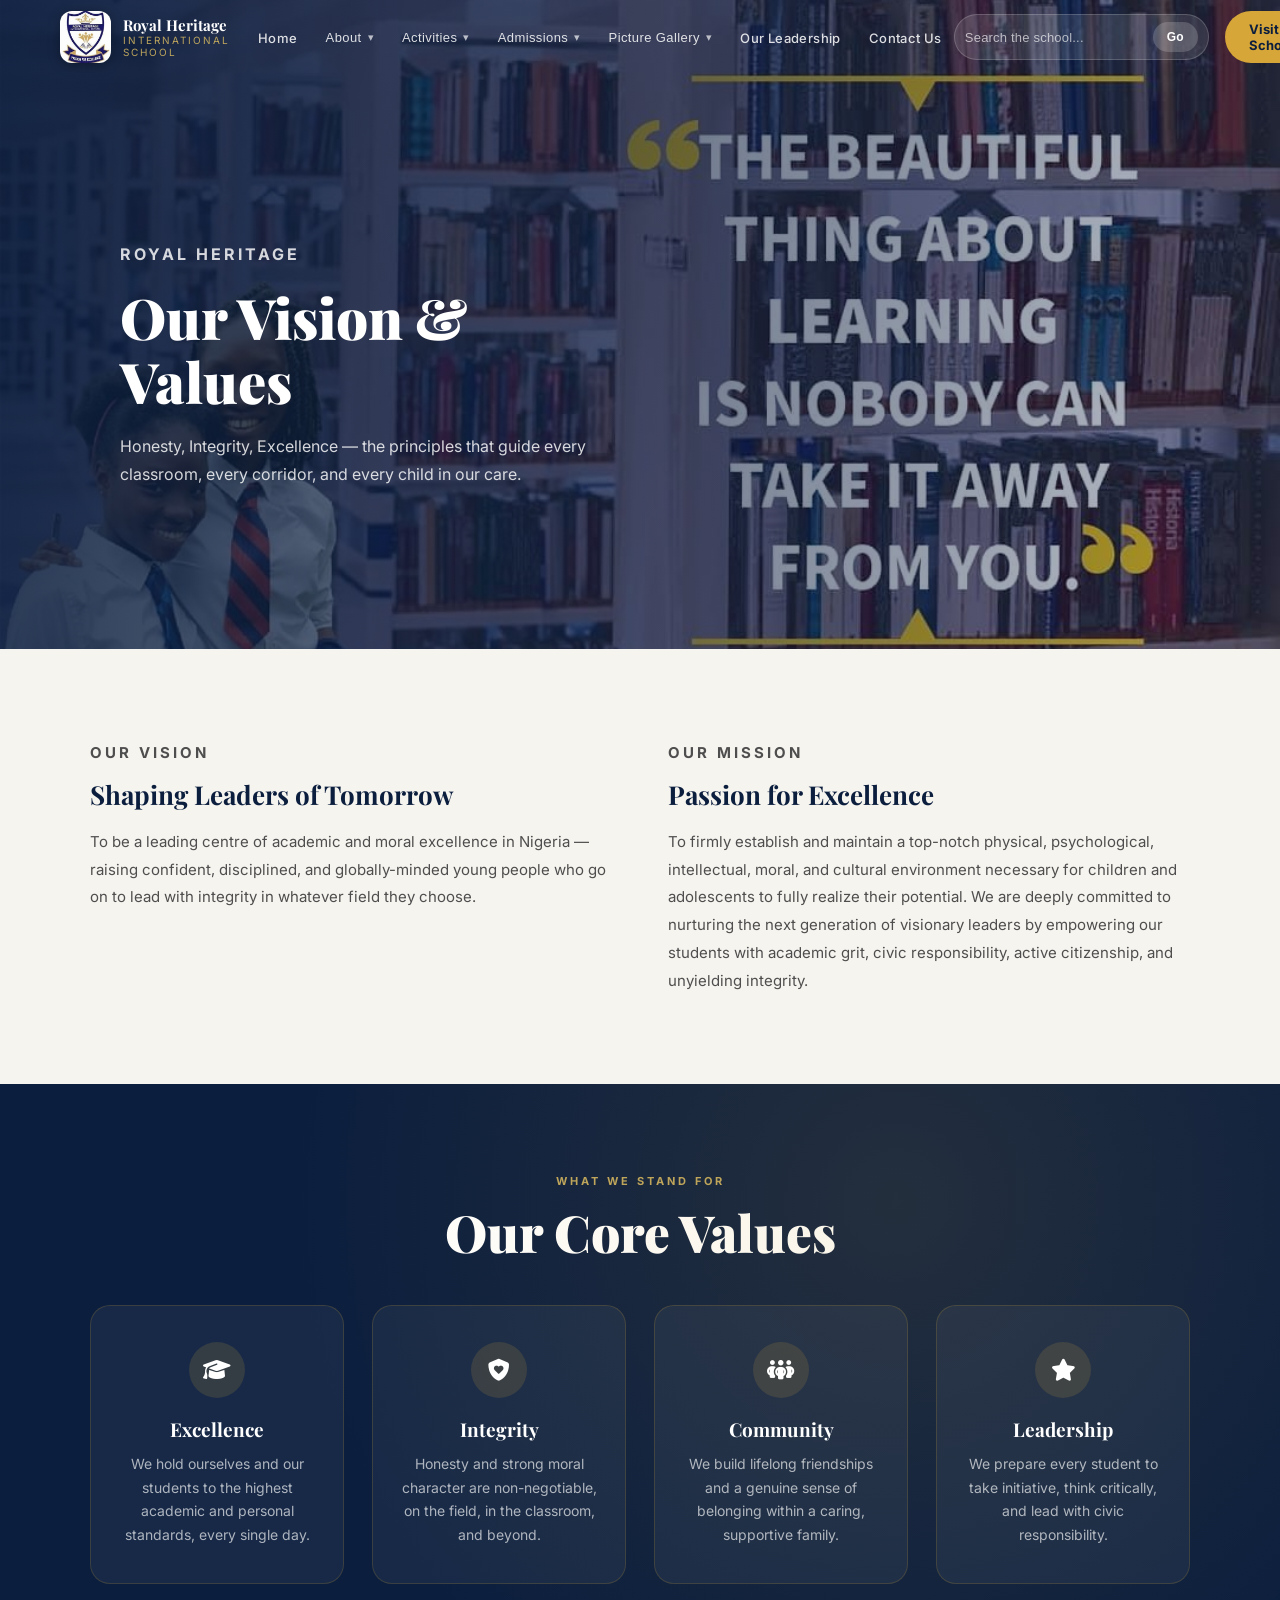
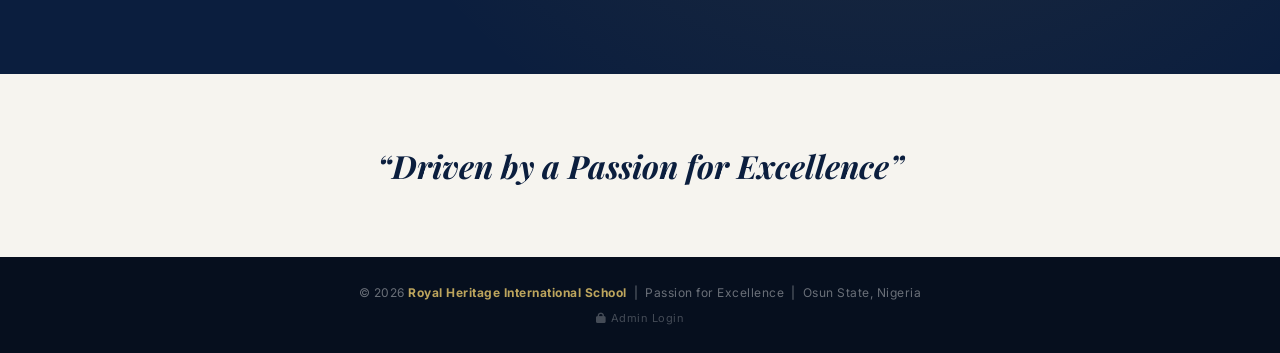
<file: vision-values.html>
<!DOCTYPE html>
<html lang="en">
<head>
<meta charset="UTF-8"/>
<meta name="viewport" content="width=device-width,initial-scale=1.0"/>
<title>Vision &amp; Values | Royal Heritage International School</title>
<link href="https://fonts.googleapis.com/css2?family=Playfair+Display:ital,wght@0,700;0,900;1,700&family=Inter:wght@300;400;500;600;700&family=Roboto:wght@400;500;700&display=swap" rel="stylesheet"/>
<link rel="stylesheet" href="https://cdnjs.cloudflare.com/ajax/libs/font-awesome/6.5.0/css/all.min.css"/>
<link rel="stylesheet" href="styles.css">
</head>
<body>

<!-- PRELOADER -->
<div id="preloader" role="status" aria-label="Loading">
  <div class="preloader-content">
    <img src="logo.png" alt="Royal Heritage International School Logo" class="preloader-logo"/>
    <div class="preloader-bar-track">
      <div class="preloader-bar-fill"></div>
    </div>
    <span class="preloader-tagline">Passion for Excellence</span>
  </div>
</div>

<!-- NAV -->
<nav id="nav">
  <a href="index.html#home" class="logo">
    <img src="logo.png" alt="Royal Heritage Crest"/>
    <div>
      <span class="nm">Royal Heritage</span>
      <span class="sb">International School</span>
    </div>
  </a>
  <ul class="nav-links" id="navul">
    <li><a href="index.html#home">Home</a></li>
    <li class="dropdown">
      <button type="button" class="drop-toggle">About</button>
      <ul class="dropdown-menu">
        <li><a href="index.html#about">Our Story</a></li>
        <li><a href="vision-values.html">Vision &amp; Values</a></li>
        <li><a href="index.html#awards">Achievements</a></li>
      </ul>
    </li>
    <li class="dropdown">
      <button type="button" class="drop-toggle">Activities</button>
      <ul class="dropdown-menu">
        <li><a href="sport.html">Sports</a></li>
        <li><a href="index.html#clubs">Clubs</a></li>
        <li><a href="events.html">Events</a></li>
      </ul>
    </li>
    <li class="dropdown">
      <button type="button" class="drop-toggle">Admissions</button>
      <ul class="dropdown-menu">
        <li><a href="index.html#apply">Apply</a></li>
        <li><a href="index.html#fees">Fees</a></li>
        <li><a href="index.html#visit">Visit Us</a></li>
      </ul>
    </li>
    <li class="dropdown">
      <button type="button" class="drop-toggle">Picture Gallery</button>
      <ul class="dropdown-menu">
        <li><a href="index.html#gallery">Campus</a></li>
        <li><a href="events.html">Events</a></li>
      </ul>
    </li>
    <li><a href="founders.html">Our Leadership</a></li>
    <li><a href="index.html#contact">Contact Us</a></li>
    <li class="nav-search-mobile">
      <form>
        <input type="search" placeholder="Search the school..." aria-label="Search"/>
        <button type="submit">Go</button>
      </form>
    </li>
  </ul>
  <div class="nav-right">
    <div class="nav-search">
      <form>
        <input type="search" placeholder="Search the school..." aria-label="Search"/>
        <button type="submit">Go</button>
      </form>
    </div>
    <a href="index.html#contact" class="nav-cta">Visit School</a>
  </div>
  <button class="ham" aria-label="Menu">
    <span></span><span></span><span></span>
  </button>
</nav>

<!-- HERO -->
<section id="vv-hero" style="background-image:url('Libraryquote.jpeg');">
  <div class="vv-hero-ov"></div>
  <div class="vv-hero-content">
    <p class="eyebrow eyebrow-gold-lt reveal">Royal Heritage</p>
    <h1 class="reveal d1">Our Vision &amp; Values</h1>
    <p class="reveal d2">Honesty, Integrity, Excellence &mdash; the principles that guide every classroom, every corridor, and every child in our care.</p>
  </div>
</section>

<!-- VISION -->
<section id="vv-vision">
  <div class="vv-grid">
    <div class="vv-text reveal d1">
      <p class="eyebrow eyebrow-gold-lt">Our Vision</p>
      <h2>Shaping Leaders of Tomorrow</h2>
      <p>To be a leading centre of academic and moral excellence in Nigeria &mdash; raising confident, disciplined, and globally-minded young people who go on to lead with integrity in whatever field they choose.</p>
    </div>
    <div class="vv-text reveal d2">
      <p class="eyebrow eyebrow-gold-lt">Our Mission</p>
      <h2>Passion for Excellence</h2>
      <p>To firmly establish and maintain a top-notch physical, psychological, intellectual, moral, and cultural environment necessary for children and adolescents to fully realize their potential. We are deeply committed to nurturing the next generation of visionary leaders by empowering our students with academic grit, civic responsibility, active citizenship, and unyielding integrity.</p>
    </div>
  </div>
</section>

<!-- CORE VALUES -->
<section id="vv-values">
  <p class="eyebrow reveal eyebrow-gold-lt">What We Stand For</p>
  <h2 class="sec-title reveal d1 sec-title-light">Our Core Values</h2>

  <div class="vv-values-grid">
    <div class="vv-value reveal d1">
      <div class="vv-icon"><i class="fa-solid fa-graduation-cap"></i></div>
      <h3>Excellence</h3>
      <p>We hold ourselves and our students to the highest academic and personal standards, every single day.</p>
    </div>
    <div class="vv-value reveal d2">
      <div class="vv-icon"><i class="fa-solid fa-shield-heart"></i></div>
      <h3>Integrity</h3>
      <p>Honesty and strong moral character are non-negotiable, on the field, in the classroom, and beyond.</p>
    </div>
    <div class="vv-value reveal d3">
      <div class="vv-icon"><i class="fa-solid fa-people-group"></i></div>
      <h3>Community</h3>
      <p>We build lifelong friendships and a genuine sense of belonging within a caring, supportive family.</p>
    </div>
    <div class="vv-value reveal d4">
      <div class="vv-icon"><i class="fa-solid fa-star"></i></div>
      <h3>Leadership</h3>
      <p>We prepare every student to take initiative, think critically, and lead with civic responsibility.</p>
    </div>
  </div>
</section>

<!-- MOTTO CALLOUT -->
<section id="vv-motto">
  <p class="reveal">&ldquo;Driven by a Passion for Excellence&rdquo;</p>
</section>

<footer>
  <p>&copy; 2026 <strong>Royal Heritage International School</strong> &nbsp;|&nbsp; Passion for Excellence &nbsp;|&nbsp; Osun State, Nigeria</p>
  <p style="margin-top:10px;">
  <a href="admin.html"
     style="color:rgba(255,255,255,.25);font-size:11px;text-decoration:none;letter-spacing:.5px;"
     onmouseover="this.style.color='rgba(255,255,255,.6)'"
     onmouseout="this.style.color='rgba(255,255,255,.25)'">
    <i class="fa-solid fa-lock" style="margin-right:4px;"></i>Admin Login
  </a>
</p>
</footer>

<script src="vision-values.js" defer></script>
</body>
</html>
</file>
<file: styles.css>
:root{
  --navy:#0B1E3E; --navy-mid:#162B55;
  --gold:#d6a638; --gold-lt:#bda55d;
  --cream:#F6F4EF; --white:#fff;
  --body:#4f4e4e; --light:#888;
  --r:999px; --ease:cubic-bezier(.4,0,.2,1);
}
*,*::before,*::after{box-sizing:border-box;margin:0;padding:0;}
html{scroll-behavior:smooth;}
body{font-family:'Inter',sans-serif;background:var(--cream);color:var(--body);overflow-x:hidden;}

/* page texture */
body::before{content:'';position:fixed;inset:0;z-index:-1;
  background:url('[data-uri]') center/cover no-repeat;opacity:.05;}

/* reveal */
.reveal{opacity:0;transform:translateY(36px);transition:opacity .7s var(--ease),transform .7s var(--ease);}
.reveal.left{transform:translateX(-48px);} .reveal.right{transform:translateX(48px);}
.reveal.visible{opacity:1!important;transform:none!important;}
.d1{transition-delay:.1s;} .d2{transition-delay:.2s;} .d3{transition-delay:.3s;} .d4{transition-delay:.4s;}

/* ===NAV=== */
nav{position:fixed;top:0;left:0;right:0;z-index:200;display:flex;align-items:center;
  justify-content:space-between;padding:0 60px;height:74px;gap:12px;
  background:rgba(11,30,62,0);transition:background .4s,box-shadow .4s;}
nav.scrolled{background:rgba(11,30,62,.97);box-shadow:0 4px 32px rgba(0,0,0,.2);}
.logo{display:flex;align-items:center;gap:12px;text-decoration:none;margin-right:15px;}
.logo img{width:52px;height:52px;object-fit:contain;border-radius:12px;filter:drop-shadow(0 2px 6px rgba(0,0,0,.3));}
.logo .nm{display:block;font-family:'Playfair Display',serif;font-size:15px;font-weight:700;color:#fff;line-height:1.2;}
.logo .sb{display:block;font-size:10px;color:var(--gold-lt);text-transform:uppercase;letter-spacing:2px;}
.nav-links{display:flex;gap:28px;align-items:center;list-style:none;}
.nav-links li{position:relative;}
.nav-links a,
.drop-toggle{color:rgba(255,255,255,.85);text-decoration:none;font-size:13px;font-weight:500;
  letter-spacing:.4px;position:relative;padding:4px 0;transition:color .2s;white-space:nowrap;}
.drop-toggle{background:none;border:none;cursor:pointer;display:flex;align-items:center;gap:6px;}
.drop-toggle::after{content:'▾';font-size:11px;color:rgba(255,255,255,.68);}
.nav-links a::after{content:'';position:absolute;bottom:0;left:0;width:0;height:2px;
  background:var(--gold);transition:width .3s;}
.nav-links a:hover{color:#fff;} .nav-links a:hover::after{width:100%;}
.drop-toggle:hover{color:#fff;}
.dropdown-menu{position:absolute;top:100%;left:0;min-width:220px;background:rgba(11,30,62,.98);
  border:1px solid rgba(255,255,255,.12);border-radius:18px;padding:10px 0;
  box-shadow:0 18px 50px rgba(0,0,0,.15);opacity:0;visibility:hidden;transform:translateY(14px);
  transition:opacity .2s ease,transform .2s ease,visibility .2s;}
.dropdown:hover>.dropdown-menu,.dropdown.open>.dropdown-menu{opacity:1;visibility:visible;transform:translateY(0);}
.dropdown-menu li{margin:0;}
.dropdown-menu a{display:block;padding:10px 18px;color:rgba(255,255,255,.9);font-size:13px;
  white-space:nowrap;transition:background .2s,color .2s;}
.dropdown-menu a:hover{background:rgba(255,255,255,.08);color:#fff;}
.nav-right{display:flex;align-items:center;gap:16px;}
.nav-search{display:flex;}
.nav-search form{display:flex;align-items:center;gap:8px;background:rgba(255,255,255,.11);
  border:1px solid rgba(255,255,255,.18);border-radius:999px;padding:7px 10px;transition:background .2s;}
.nav-search input{width:180px;color:#fff;background:none;border:none;outline:none;font-size:13px;
  letter-spacing:.2px;}
.nav-search input::placeholder{color:rgba(255,255,255,.65);}
.nav-search button{border:none;background:rgba(255,255,255,.18);color:#fff;padding:8px 14px;
  border-radius:999px;font-size:12px;font-weight:700;cursor:pointer;transition:background .2s;}
.nav-search button:hover{background:rgba(255,255,255,.28);}
.nav-search-mobile{display:none;}
.nav-cta{background:var(--gold);color:var(--navy);padding:10px 24px;border-radius:var(--r);
  font-size:13px;font-weight:700;text-decoration:none;transition:background .2s,transform .2s;}
.nav-cta:hover{background:var(--gold-lt);transform:translateY(-1px);}
.ham{display:none;flex-direction:column;gap:5px;cursor:pointer;background:none;border:none;padding:4px;}
.ham span{display:block;width:24px;height:2px;background:#fff;border-radius:2px;transition:.3s;}

/* ===HERO=== */
.hero{min-height:100vh;display:flex;align-items:center;position:relative;overflow:hidden;padding:120px 60px 0;}
.hero-bg{position:absolute;inset:0;
  background:url('Two girls.jpeg') center/cover no-repeat;
  transform:scale(1.06);animation:hzoom 20s ease-in-out infinite alternate;}
.hero-slide{position:absolute;inset:0;background-size:cover;background-position:center;background-repeat:no-repeat;
  opacity:0;transition:opacity .8s ease;}
.hero-slide.active{opacity:1;}
.carousel-control{position:absolute;top:50%;transform:translateY(-50%);width:45px;height:45px;border-radius:50%;
  border:1.5px solid rgba(255,255,255,.55);background:rgba(11,30,62,.45);
  backdrop-filter:blur(18px);display:flex;align-items:center;justify-content:center;
  color:#fff;font-size:26px;cursor:pointer;z-index:5;transition:transform .2s,background .2s,box-shadow .2s;}
.carousel-control:hover{transform:translateY(-50%) scale(1.08);background:rgba(11,30,62,.7);border-color:#fff;box-shadow:0 18px 50px rgba(0,0,0,.35);}
.carousel-prev{left:24px;}
.carousel-next{right:24px;}
.hero-ov{position:absolute;inset:0;
  background:linear-gradient(120deg,rgba(11,30,62,.93) 0%,rgba(11,30,62,.65) 55%,rgba(11,30,62,.28) 100%);}
.hero-content{position:relative;z-index:2;max-width:660px;}
.hero-badge{display:inline-flex;align-items:center;gap:8px;
  background:rgba(200,153,42,.15);border:1px solid rgba(200,153,42,.4);
  color:var(--gold-lt);font-size:11px;font-weight:700;letter-spacing:2.5px;
  text-transform:uppercase;padding:8px 18px;border-radius:var(--r);margin-bottom:28px;
  animation:fadeUp .8s .2s both;}
.hero-badge::before{content:'';width:6px;height:6px;border-radius:50%;background:var(--gold);}
.hero-title{font-family:'Roboto',sans-serif;font-size:clamp(46px,7vw,94px);
  font-weight:900;color:#fff;line-height:1.05;margin-bottom:18px;animation:fadeUp .8s .4s both;cursor:auto;}
.hero-title em{font-style:normal;color:var(--gold-lt);display:inline;}
.hero-title br{display:none;}
.hero-sub{font-size:17px;line-height:1.75;color:rgba(255,255,255,.8);max-width:520px;
  margin-bottom:44px;animation:fadeUp .8s .6s both;}
.hero-btns{display:flex;gap:16px;flex-wrap:wrap;animation:fadeUp .8s .8s both;}
.btn-gold{background:var(--gold);color:var(--navy);padding:16px 36px;border-radius:var(--r);
  font-size:14px;font-weight:700;text-decoration:none;
  transition:background .2s,transform .2s,box-shadow .2s;display:inline-block;}
.btn-gold:hover{background:var(--gold-lt);transform:translateY(-2px);box-shadow:0 8px 24px rgba(200,153,42,.35);}
.btn-outline{background:transparent;color:#fff;border:2px solid rgba(255,255,255,.5);
  padding:14px 34px;border-radius:var(--r);font-size:14px;font-weight:600;text-decoration:none;
  transition:all .2s;display:inline-block;}
.btn-outline:hover{border-color:#fff;background:rgba(255,255,255,.1);}
/* hero photos */
.hero-photos{position:absolute;right:60px;top:50%;transform:translateY(-50%);
  width:340px;height:480px;animation:fadeUp .9s 1s both;}
.hp-main{position:absolute;left:50%;top:0;transform:translateX(-50%);
  width:240px;height:340px;border-radius:140px;
  background:url('labagric.jpeg') center/cover no-repeat;
  border:5px solid rgba(255,255,255,.2);box-shadow:0 24px 64px rgba(0,0,0,.4);}
.hero-slide.hp-main, .hero-slide.hp-tl, .hero-slide.hp-br, .hero-slide.hero-bg-slide{top:0;left:0;transform:none;width:100%;height:100%;border:none;box-shadow:none;border-radius:0;
  background-size:cover;background-position:center;background-repeat:no-repeat;}
.hero-slide.hero-bg-slide{background-image:inherit;}
@keyframes hzoom{from{transform:scale(1.06);}to{transform:scale(1.13);}}
.carousel-caption{margin-top:34px;max-width:520px;padding:28px 32px 24px;background:rgba(255,255,255,.08);
  border:1px solid rgba(255,255,255,.18);backdrop-filter:blur(16px);border-radius:30px;}
.carousel-title{font-size:22px;font-weight:700;color:#fff;margin-bottom:12px;}
.carousel-text{font-size:15px;line-height:1.8;color:rgba(255,255,255,.82);}
.hero-slide{position:absolute;inset:0;background-size:cover;background-position:center;background-repeat:no-repeat;
  opacity:0;transition:opacity .8s ease;}
.hero-slide.active{opacity:1;}
.hp-tl{position:absolute;top:40px;left:0;width:130px;height:130px;border-radius:50%;
  background:url('Semilore.jpeg') center/cover no-repeat;
  border:4px solid rgba(255,255,255,.2);box-shadow:0 12px 32px rgba(0,0,0,.3);}
.hp-br{position:absolute;bottom:20px;right:0;width:130px;height:130px;border-radius:50%;
  background:url('Homesch2.jpeg') center/cover no-repeat;
  border:4px solid rgba(255,255,255,.2);box-shadow:0 12px 32px rgba(0,0,0,.3);}
.hp-badge{position:absolute;bottom:95px;left:-20px;background:var(--white);border-radius:16px;
  padding:14px 20px;font-size:13px;font-weight:700;color:var(--navy);line-height:1.4;
  box-shadow:0 8px 32px rgba(0,0,0,.15);border-left:4px solid var(--gold);}
.scroll-hint{position:absolute;bottom:36px;left:50%;transform:translateX(-50%);z-index:2;
  display:flex;flex-direction:column;align-items:center;gap:8px;
  color:rgba(255,255,255,.45);font-size:10px;letter-spacing:2px;text-transform:uppercase;
  animation:bounce 2.4s infinite;}
.scroll-hint span{width:1px;height:36px;background:linear-gradient(to bottom,rgba(255,255,255,.4),transparent);}
@keyframes fadeUp{from{opacity:0;transform:translateY(24px);}to{opacity:1;transform:none;}}
@keyframes bounce{0%,100%{transform:translateX(-50%);}50%{transform:translateX(-50%) translateY(8px);}}

/* ===STATS=== */
.stats-bar{background:var(--navy);display:flex;justify-content:center;
  padding:48px 60px;position:relative;overflow:hidden;}
.stats-bar::before{content:'';position:absolute;inset:0;
  background:url('Student2.jpeg') center/cover;opacity:.08;}
.stat{flex:1;max-width:220px;text-align:center;position:relative;z-index:1;padding:0 20px;}
.stat+.stat{border-left:1px solid rgba(255,255,255,.1);}
.stat-num{font-family:'Roboto',sans-serif;font-size:48px;font-weight:900;
  color:#fff;line-height:1;margin-bottom:8px;}
.stat-label{font-size:11px;color:rgba(255,255,255,.55);text-transform:uppercase;letter-spacing:2px;}

/* ===SHARED SECTION=== */
section{padding:100px 60px;}
.eyebrow{font-size:11px;font-weight:700;letter-spacing:3px;text-transform:uppercase;
  color:var(--gold);margin-bottom:16px;}
.sec-title{font-family:'Playfair Display',serif;font-size:clamp(32px,4vw,54px);
  font-weight:900;color:var(--navy);line-height:1.1;margin-bottom:20px;}
.sec-body{font-size:16px;line-height:1.85;color:var(--body);max-width:540px;}

/* ===ABOUT=== */
#about{background:var(--white);font-family:'Roboto',sans-serif;}
.about-grid{display:grid;grid-template-columns:1fr 1fr;gap:80px;align-items:center;}
.value-list{margin-top:36px;display:flex;flex-direction:column;gap:18px;}
.value{display:flex;gap:16px;align-items:flex-start;}
.vicon{width:46px;height:46px;border-radius:14px;flex-shrink:0;
  background:linear-gradient(135deg,rgba(199, 166, 90, 0.15),rgba(200,153,42,.05));
  display:flex;align-items:center;justify-content:center;font-size:20px;
  border:1px solid rgba(200,153,42,.2);}
.vicon.academic{width:56px;height:56px;border-radius:16px;font-size:26px;}
.value h4{font-family:'Roboto',sans-serif;font-size:16px;font-weight:700;color:var(--navy);margin-bottom:6px;}
.value p{font-family:'Roboto',sans-serif;font-size:14px;color:var(--light);line-height:1.75;}
.about-card{background:var(--navy);border-radius:32px;padding:52px 44px;
  color:#fff;position:relative;overflow:hidden;}
.about-card::after{content:'';position:absolute;bottom:-60px;right:-60px;
  width:220px;height:220px;border-radius:50%;background:rgba(200,153,42,.08);}
.about-card h3{font-family:'Playfair Display',serif;font-size:26px;font-weight:700;
  color:var(--gold-lt);margin-bottom:20px;}
.about-card p{font-size:15px;line-height:1.8;color:rgba(255,255,255,.75);margin-bottom:24px;}
.about-quote{font-style:italic;font-size:16px;color:var(--gold-lt);
  border-left:3px solid var(--gold);padding-left:20px;line-height:1.65;}

/* ===SECTION BANNER=== */
.sec-banner{height:240px;position:relative;display:flex;align-items:center;
  justify-content:center;flex-direction:column;gap:10px;overflow:hidden;}
.sb-bg{position:absolute;inset:0;
  background:url('Homesch2.jpeg') center/cover no-repeat;
  filter:brightness(.4) saturate(.7);transform:scale(1.02);transition:transform 8s ease;}
.sec-banner:hover .sb-bg{transform:scale(1.06);}
.sb-ov{position:absolute;inset:0;
  background:linear-gradient(135deg,rgba(11,30,62,.8),rgba(11,30,62,.5));}
.sb-txt{position:relative;z-index:2;text-align:center;}
.sb-txt .eyebrow{color:var(--gold-lt);margin-bottom:12px;}
.sb-txt h2{font-family:'Playfair Display',serif;font-size:clamp(36px,5vw,62px);
  font-weight:900;color:#fff;}

/* ===SCHOOL SECTIONS=== */
.sch{background:var(--cream);} .sch.alt{background:var(--white);}
.sch-grid{display:grid;grid-template-columns:1fr 1fr;gap:80px;align-items:center;}
.sch-grid.flip{direction:rtl;} .sch-grid.flip>*{direction:ltr;}
.feats{margin-top:32px;display:grid;grid-template-columns:1fr 1fr;gap:14px;}
.feat{background:var(--white);border-radius:16px;padding:20px;
  border:1px solid rgba(200,153,42,.15);transition:border-color .2s,box-shadow .2s;}
.alt .feat{background:var(--cream);}
.feat:hover{border-color:var(--gold);box-shadow:0 4px 20px rgba(200,153,42,.12);}
.feat .fi{font-size:22px;margin-bottom:8px;}
.feat h5{font-size:13px;font-weight:700;color:var(--navy);margin-bottom:4px;}
.feat p{font-size:12px;color:var(--light);line-height:1.5;}
.sch-img{border-radius:28px;overflow:hidden;height:460px;
  box-shadow:0 20px 64px rgba(13, 35, 72, 0.15);position:relative;}
.sch-img img{width:100%;height:100%;object-fit:cover;transition:transform .6s var(--ease);}
.sch-img:hover img{transform:scale(1.04);}
.sch-badge{position:absolute;bottom:24px;left:24px;
  background:rgba(11,30,62,.92);backdrop-filter:blur(8px);
  color:#fff;border-radius:12px;padding:12px 18px;
  font-size:13px;font-weight:600;border-left:3px solid var(--gold);}

/* ===FACILITIES=== */
#facilities{background:var(--white);}
.fac-grid{display:grid;grid-template-columns:repeat(3,1fr);gap:24px;margin-top:56px;}
.fac-card{border-radius:20px;overflow:hidden;position:relative;
  box-shadow:0 8px 32px rgba(11,30,62,.1);cursor:pointer;
  transition:transform .4s var(--ease),box-shadow .4s;}
.fac-card:hover{transform:translateY(-8px);box-shadow:0 20px 56px rgba(11,30,62,.18);}
.fac-card img{width:100%;height:260px;object-fit:cover;
  transition:transform .6s var(--ease),filter .4s;display:block;}
.fac-card:hover img{transform:scale(1.06);filter:brightness(1.05);}
.fac-info{position:absolute;bottom:0;left:0;right:0;
  background:linear-gradient(to top,rgba(11,30,62,.92) 0%,transparent 100%);
  padding:24px 20px 20px;color:#fff;}
.fac-info h4{font-family:'Playfair Display',serif;font-size:18px;font-weight:700;margin-bottom:4px;}
.fac-info p{font-size:12px;color:rgba(255,255,255,.65);}

/* ===GALLERY=== */
#gallery{background:var(--navy);padding:100px 60px;}
#gallery .eyebrow{color:var(--gold-lt);}
#gallery .sec-title{color:#fff;margin-bottom:10px;}
#gallery .sec-body{color:rgba(255,255,255,.6);margin-bottom:64px;}

.gallery-grid{
  display:grid;
  grid-template-columns:repeat(6,1fr);
  gap:14px;
}
/* layout: item 0 spans 2 cols, item 3 spans 2 rows */
.g-item{border-radius:16px;overflow:hidden;position:relative;cursor:pointer;aspect-ratio:1/1;}

/* entrance animation */
.g-item{
  opacity:0;
  transform:scale(.9) translateY(20px);
  transition:opacity .6s var(--ease),transform .6s var(--ease),box-shadow .4s;
}
.g-item.gin{opacity:1;transform:scale(1) translateY(0);}
.g-item:nth-child(1){transition-delay:.05s;} .g-item:nth-child(2){transition-delay:.15s;}
.g-item:nth-child(3){transition-delay:.25s;} .g-item:nth-child(4){transition-delay:.1s;}
.g-item:nth-child(5){transition-delay:.2s;} .g-item:nth-child(6){transition-delay:.3s;}
.g-item:nth-child(7){transition-delay:.35s;} .g-item:nth-child(8){transition-delay:.4s;}

.g-item img{width:100%;height:100%;object-fit:cover;display:block;
  transition:transform .55s var(--ease),filter .4s;}
.g-item:hover{box-shadow:0 12px 48px rgba(0,0,0,.5);}
.g-item:hover img{transform:scale(1.08);filter:brightness(1.08) saturate(1.1);}

/* shimmer on hover */
.g-item::before{
  content:'';position:absolute;inset:0;z-index:1;
  background:linear-gradient(135deg,rgba(255,255,255,.0) 30%,rgba(255,255,255,.08) 50%,rgba(255,255,255,.0) 70%);
  background-size:200% 200%;
  opacity:0;transition:opacity .3s;
}
.g-item:hover::before{opacity:1;animation:shimmer .8s ease-in-out;}
@keyframes shimmer{from{background-position:200% 200%;}to{background-position:-200% -200%;}}

.g-ov{position:absolute;inset:0;z-index:2;
  background:linear-gradient(to top,rgba(11,30,62,.85) 0%,transparent 55%);
  opacity:0;transition:opacity .35s;display:flex;align-items:flex-end;padding:18px;}
.g-item:hover .g-ov{opacity:1;}
.g-ov span{color:#fff;font-size:13px;font-weight:600;
  transform:translateY(6px);transition:transform .3s;}
.g-item:hover .g-ov span{transform:translateY(0);}

/* lightbox */
.lb{position:fixed;inset:0;z-index:999;background:rgba(0,0,0,.93);
  backdrop-filter:blur(10px);display:flex;align-items:center;justify-content:center;
  opacity:0;pointer-events:none;transition:opacity .3s;}
.lb.open{opacity:1;pointer-events:all;}
.lb img{max-width:88vw;max-height:86vh;border-radius:12px;
  box-shadow:0 24px 80px rgba(0,0,0,.7);
  animation:lbIn .3s ease;}
@keyframes lbIn{from{transform:scale(.92);opacity:0;}to{transform:scale(1);opacity:1;}}
.lb-x{position:absolute;top:24px;right:32px;font-size:28px;color:#fff;
  cursor:pointer;opacity:.7;transition:opacity .2s;background:none;border:none;}
.lb-x:hover{opacity:1;}
.lb-btn{position:absolute;top:50%;transform:translateY(-50%);
  background:rgba(255,255,255,.1);border:1px solid rgba(255,255,255,.2);
  color:#fff;font-size:22px;cursor:pointer;width:52px;height:52px;border-radius:50%;
  display:flex;align-items:center;justify-content:center;transition:background .2s;}
.lb-btn:hover{background:rgba(255,255,255,.22);}
.lb-prev{left:24px;} .lb-next{right:24px;}
.lb-cap{position:absolute;bottom:28px;left:50%;transform:translateX(-50%);
  color:rgba(255,255,255,.7);font-size:13px;letter-spacing:.5px;text-align:center;}

/* ===CONTACT=== */
#contact{background:var(--navy);text-align:center;padding:100px 60px;
  position:relative;overflow:hidden;}
#contact::before{content:'';position:absolute;inset:0;
  background:url('Homesch2.jpeg') center/cover;opacity:.06;}
#contact .eyebrow{color:var(--gold-lt);}
#contact .sec-title{color:#fff;margin-bottom:12px;}
.c-sub{color:rgba(255,255,255,.6);font-size:16px;line-height:1.8;max-width:500px;margin:0 auto 60px;}
.c-cards{display:grid;grid-template-columns:repeat(3,1fr);gap:28px;
  max-width:900px;margin:0 auto 40px;position:relative;z-index:1;text-align:left;}
.c-card{background:transparent;border:none;
  border-radius:0;padding:0;transition:transform .2s;}
.c-card:hover{background:transparent;transform:none;}
.c-card .ci{font-size:18px;margin-bottom:8px;color:var(--gold-lt);}
.c-card h4{font-size:16px;color:var(--gold-lt);text-transform:uppercase;letter-spacing:2px;margin-bottom:6px;}
.c-card p{font-size:17px;color:rgba(255,255,255,.7);line-height:1.6;}
.c-btns{display:flex;gap:16px;justify-content:center;flex-wrap:wrap;position:relative;z-index:1;}
.btn-navy{background:transparent;color:#fff;border:2px solid rgba(255,255,255,.35);
  padding:14px 34px;border-radius:var(--r);font-size:14px;font-weight:600;
  text-decoration:none;transition:all .2s;display:inline-block;}
.btn-navy:hover{border-color:#fff;background:rgba(255,255,255,.08);}

footer{background:#060F1E;color:rgba(255,255,255,.4);text-align:center;
  padding:28px 60px;font-size:12px;letter-spacing:.5px;}
footer strong{color:var(--gold-lt);}

/* ===MOBILE=== */
@media(max-width:960px){
  nav{padding:0 20px;}
  .nav-links{display:none;}
  .ham{display:flex;}
  .hero{padding:80px 24px 60px;flex-direction:column;justify-content:flex-end;min-height:100vh;}
  .hero-photos{display:none;}
  .stats-bar{flex-wrap:wrap;padding:40px 24px;}
  .stat{width:50%;max-width:none;border-left:none;border-bottom:1px solid rgba(255,255,255,.08);padding:16px;}
  section{padding:60px 24px;}
  .about-grid,.sch-grid{grid-template-columns:1fr;gap:40px;}
  .sch-grid.flip{direction:ltr;}
  .fac-grid{grid-template-columns:1fr 1fr;}
  .gallery-grid{grid-template-columns:1fr 1fr;grid-auto-rows:140px;}
  .nav-right{display:none;}
  nav.menu-open .nav-links{display:flex;flex-direction:column;position:fixed;top:74px;left:0;right:0;background:rgba(11,30,62,.98);padding:24px 20px 28px;gap:20px;z-index:199;}
  nav.menu-open .nav-links li{width:100%;}
  .nav-links .dropdown{width:100%;}
  .drop-toggle{width:100%;justify-content:space-between;padding:14px 18px;border-radius:16px;background:rgba(255,255,255,.04);}
  .dropdown-menu{position:relative;top:0;left:0;transform:none;opacity:1;visibility:visible;background:transparent;border:none;box-shadow:none;padding:0;max-height:0;overflow:hidden;transition:max-height .25s ease;}
  .dropdown.open .dropdown-menu{max-height:320px;}
  .dropdown-menu a{padding:12px 28px;}
  .nav-search-mobile{display:block;}
  .nav-search-mobile form{display:flex;align-items:center;gap:8px;background:rgba(255,255,255,.08);
      border:1px solid rgba(255,255,255,.16);border-radius:999px;padding:10px 16px;}
  .nav-search-mobile input{width:100%;color:#fff;background:none;border:none;outline:none;font-size:14px;}
  .nav-search-mobile button{border:none;background:rgba(255,255,255,.18);color:#fff;padding:10px 18px;border-radius:999px;font-size:13px;font-weight:700;cursor:pointer;}
}
@media(min-width:961px){
  .dropdown:hover>.dropdown-menu{opacity:1;visibility:visible;transform:translateY(0);}
}

  .c-cards{grid-template-columns:1fr;}
  .sec-banner{height:160px;}

@media(max-width:560px){
  .fac-grid{grid-template-columns:1fr;}
  .gallery-grid{grid-template-columns:1fr;}
  .g-item:nth-child(1){grid-column:span 1;}
}
@media(prefers-reduced-motion:reduce){
  *{animation:none!important;transition:none!important;}
}

/* ── ADMISSION FORM ── */
#apply{text-align:center;}
.adm-form-wrap{max-width:860px;margin:0 auto;}
.adm-form{background:#fff;border-radius:18px;padding:48px 44px;box-shadow:0 12px 48px rgba(12, 33, 69, 0.1);text-align:left;}
.adm-row{display:grid;grid-template-columns:1fr 1fr;gap:24px;margin-bottom:24px;}
.adm-row.adm-full{grid-template-columns:1fr;}
.adm-field label{display:block;font-size:12px;font-weight:700;letter-spacing:1.5px;text-transform:uppercase;color:var(--navy);margin-bottom:8px;}
.adm-field label span{color:var(--gold);}
.adm-field input,.adm-field textarea{width:100%;padding:14px 16px;border:2px solid #e8e4d9;border-radius:10px;font-size:14px;font-family:inherit;color:var(--navy);background:#fafaf8;transition:border .2s,box-shadow .2s;box-sizing:border-box;}
.adm-field input:focus,.adm-field textarea:focus{outline:none;border-color:var(--gold);box-shadow:0 0 0 3px rgba(180,137,42,.12);}
.adm-field textarea{resize:vertical;min-height:110px;}
.adm-select-wrap .adm-select-box{position:relative;}
.adm-select-box select{width:100%;padding:14px 40px 14px 16px;border:2px solid #e8e4d9;border-radius:10px;font-size:14px;font-family:inherit;color:var(--navy);background:#fafaf8;appearance:none;-webkit-appearance:none;cursor:pointer;transition:border .2s,box-shadow .2s;box-sizing:border-box;}
.adm-select-box select:focus{outline:none;border-color:var(--gold);box-shadow:0 0 0 3px rgba(180,137,42,.12);}
.adm-chev{position:absolute;right:14px;top:50%;transform:translateY(-50%);font-size:12px;color:var(--gold);pointer-events:none;}
.adm-submit-row{flex-direction:column;align-items:center;text-align:center;margin-top:8px;}
.adm-btn{font-size:15px;padding:16px 40px;border:none;cursor:pointer;display:inline-flex;align-items:center;gap:8px;border-radius:var(--r);}
.adm-note{margin-top:14px;font-size:12px;color:#aaa;display:flex;align-items:center;justify-content:center;gap:6px;}
.adm-note i{color:var(--gold);}
/* success state */
.adm-success{text-align:center;padding:80px 40px;}
.adm-check{font-size:72px;color:var(--gold);display:block;margin-bottom:20px;}
.adm-success h3{font-size:28px;color:var(--navy);margin-bottom:12px;}
.adm-success p{color:var(--body);font-size:15px;}
@media(max-width:640px){
  .adm-form{padding:32px 20px;}
  .adm-row{grid-template-columns:1fr;}
}

/* ── FEES ── */
#fees{text-align:center;}
.fees-grid{display:grid;grid-template-columns:repeat(3,1fr);gap:28px;max-width:1000px;margin:0 auto;}
.fee-card{background:rgba(255,255,255,.07);border:1px solid rgba(255,255,255,.1);border-radius:18px;padding:40px 28px;text-align:center;position:relative;transition:transform .3s,background .3s;}
.fee-card:hover{transform:translateY(-6px);background:rgba(255,255,255,.12);}
.fee-card.fee-featured{background:rgba(180,137,42,.15);border-color:var(--gold);}
.fee-badge{position:absolute;top:-14px;left:50%;transform:translateX(-50%);background:var(--gold);color:#fff;font-size:11px;font-weight:700;letter-spacing:1.5px;text-transform:uppercase;padding:5px 18px;border-radius:20px;white-space:nowrap;}
.fee-icon{font-size:32px;color:var(--gold);margin-bottom:16px;}
.fee-card h4{color:#fff;font-size:18px;font-weight:700;margin-bottom:10px;}
.fee-price{font-size:22px;font-weight:800;color:var(--gold);margin-bottom:20px;}
.fee-card ul{list-style:none;padding:0;margin:0 0 28px;text-align:left;}
.fee-card ul li{color:rgba(255,255,255,.75);font-size:13px;padding:6px 0;border-bottom:1px solid rgba(255,255,255,.07);display:flex;align-items:center;gap:10px;}
.fee-card ul li i{color:var(--gold);font-size:11px;flex-shrink:0;}
.fee-btn{display:block;text-align:center;}
@media(max-width:768px){.fees-grid{grid-template-columns:1fr;max-width:400px;}}

/* ── VISIT ── */
#visit{text-align:center;}
.visit-cards{display:grid;grid-template-columns:repeat(3,1fr);gap:28px;max-width:1000px;margin:0 auto;}
.visit-card{background:#fff;border-radius:18px;padding:44px 32px;box-shadow:0 8px 32px rgba(11,30,62,.08);transition:transform .3s,box-shadow .3s;}
.visit-card:hover{transform:translateY(-6px);box-shadow:0 20px 56px rgba(11,30,62,.14);}
.visit-icon{font-size:36px;color:var(--gold);display:block;margin-bottom:18px;}
.visit-card h4{color:var(--navy);font-size:18px;font-weight:700;margin-bottom:12px;}
.visit-card p{color:var(--body);font-size:14px;line-height:1.7;margin-bottom:28px;}
.visit-btn{display:inline-block;}
@media(max-width:768px){.visit-cards{grid-template-columns:1fr;max-width:400px;}}


/* btn-navy override for light backgrounds */
#visit .btn-navy{background:var(--navy);color:#fff;border-color:var(--navy);}
#visit .btn-navy:hover{background:var(--gold);border-color:var(--gold);}


/* ═══════════════════════════════════════════════════════
   PRELOADER
   ═══════════════════════════════════════════════════════ */
#preloader {
  position: fixed;
  top: 0; left: 0;
  width: 100%; height: 100%;
  background-color: #ffffff;
  z-index: 99999;
  display: flex;
  border-radius: 9px;
  justify-content: center;
  align-items: center;
  flex-direction: column;
  gap: 28px;
  transition: opacity 0.6s ease, visibility 0.6s ease;
}

.preloader-content {
  display: flex;
  flex-direction: column;
  align-items: center;
  gap: 32px;
}

.preloader-logo {
  width: 150px;
  height: 150px;
  object-fit: contain;
  display: block;
  border-radius: 20px;
  box-shadow: 0 8px 32px rgba(11,30,62,0.15);
  animation: preloaderPulse 1.8s ease-in-out infinite;
  background: #fff;
  padding: 8px;
}

@keyframes preloaderPulse {
  0%   { transform: scale(1);    opacity: 1;    }
  50%  { transform: scale(1.07); opacity: 0.82; }
  100% { transform: scale(1);    opacity: 1;    }
}

/* Animated bar beneath the logo */
.preloader-bar-track {
  width: 160px;
  height: 3px;
  background: #eee;
  border-radius: 99px;
  overflow: hidden;
}
.preloader-bar-fill {
  height: 100%;
  width: 0%;
  background: linear-gradient(90deg, #0b1e3e, #b4892a);
  border-radius: 99px;
  animation: preloaderBar 1.8s ease-in-out infinite;
}
@keyframes preloaderBar {
  0%   { width: 0%;   opacity: 1; }
  70%  { width: 100%; opacity: 1; }
  100% { width: 100%; opacity: 0; }
}

/* Tagline beneath bar */
.preloader-tagline {
  font-family: 'Inter', sans-serif;
  font-size: 11px;
  font-weight: 600;
  letter-spacing: 3px;
  text-transform: uppercase;
  color: #a98b49;
  opacity: 0;
  animation: preloaderFadeIn 0.8s ease 0.4s forwards;
}
@keyframes preloaderFadeIn {
  to { opacity: 1; }
}

/* Hidden state — added by JS on load */
.preloader-hidden {
  opacity: 0 !important;
  visibility: hidden !important;
  pointer-events: none !important;
}



/* utility classes for extracted inline styles */
.icon-accent{color:rgb(89, 116, 138);}
.text-center{text-align:center;}
.full-width-title{max-width:100%;}
.copy-center{max-width:600px;margin:0 auto;}

/* ── FOUNDERS PAGE ── */
.nav-links a.active{color:#fff;}
.nav-links a.active::after{width:100%;}

.founders-page{background:var(--cream);}
.founders-hero{position:relative;min-height:420px;padding:180px 60px 90px;display:flex;align-items:center;justify-content:center;text-align:center;overflow:hidden;background:var(--navy);}
.founders-hero::before{content:'';position:absolute;inset:0;background:url('Banner.jpeg') center/cover no-repeat;transform:scale(1.04);filter:brightness(.32) saturate(.7);}
.founders-hero-overlay{position:absolute;inset:0;background:linear-gradient(135deg,rgba(11,30,62,.95),rgba(11,30,62,.78));}
.hero-line{position:absolute;left:50%;bottom:48px;transform:translateX(-50%);width:min(280px,60vw);height:2px;background:linear-gradient(90deg,transparent,var(--gold),transparent);}
.founders-hero-content{position:relative;z-index:2;max-width:760px;color:#fff;}
.founders-hero-content .eyebrow{color:var(--gold-lt);margin-bottom:18px;}
.founders-hero-content h1{font-family:'Playfair Display',serif;font-size:clamp(34px,5vw,58px);font-weight:900;line-height:1.1;margin-bottom:18px;}
.founders-hero-content p:last-child{font-size:18px;line-height:1.7;color:rgba(255,255,255,.75);}

.founders-section,.trustees-section{padding:100px 60px 70px;background:var(--cream);}
.section-header{max-width:900px;margin:0 auto 48px;text-align:center;}
.section-header .sec-title{margin-bottom:8px;}
.founders-grid,.trustees-grid{display:grid;grid-template-columns:repeat(2,minmax(0,1fr));gap:32px;max-width:1160px;margin:0 auto;}
.leadership-card,.trustee-card{background:#fff;border-radius:28px;padding:36px 32px;box-shadow:0 16px 42px rgba(11,30,62,.08);transition:transform .35s,var(--ease),box-shadow .35s;}
.leadership-card:hover,.trustee-card:hover{transform:translateY(-6px);box-shadow:0 24px 56px rgba(11,30,62,.13);} 
.leadership-card img,.trustee-card img{width:150px;height:150px;object-fit:cover;border-radius:50%;display:block;margin:0 auto 24px;border:5px solid rgba(214,166,56,.2);}
.leadership-card h3,.trustee-card h3{font-family:'Playfair Display',serif;font-size:24px;color:var(--navy);margin-bottom:10px;text-align:center;}
.leadership-role{font-size:12px;letter-spacing:2px;text-transform:uppercase;font-weight:700;color:var(--gold);text-align:center;margin-bottom:18px;}
.leadership-card p:last-child,.trustee-card p{font-size:15px;line-height:1.8;color:var(--body);}

.message-section{padding:0 60px 70px;background:var(--cream);} 
.message-card{max-width:980px;margin:0 auto;background:var(--navy);color:#fff;border-radius:32px;padding:64px 56px;position:relative;overflow:hidden;box-shadow:0 24px 64px rgba(11,30,62,.16);} 
.message-card::before{content:'';position:absolute;top:-40px;right:-50px;width:220px;height:220px;border-radius:50%;background:rgba(214,166,56,.12);} 
.quote-mark{font-size:88px;line-height:1;color:var(--gold);font-family:'Playfair Display',serif;margin-bottom:16px;} 
.message-card blockquote{font-family:'Playfair Display',serif;font-size:clamp(22px,3vw,30px);line-height:1.6;color:#fff;margin-bottom:24px;max-width:780px;} 
.message-author{display:flex;flex-direction:column;gap:6px;font-size:15px;color:rgba(255,255,255,.78);} 
.message-author strong{color:var(--gold-lt);font-size:16px;}

.values-strip{display:grid;grid-template-columns:repeat(4,minmax(0,1fr));gap:16px;padding:0 60px 100px;background:var(--cream);} 
.value-pill{display:flex;align-items:center;justify-content:center;gap:12px;padding:20px 18px;border-radius:999px;background:var(--navy);color:#fff;font-weight:700;box-shadow:0 12px 30px rgba(11,30,62,.12);} 
.value-pill i{color:var(--gold);font-size:18px;}

@media(max-width:960px){
  .founders-hero{padding:160px 24px 80px;}
  .founders-section,.trustees-section,.message-section{padding-left:24px;padding-right:24px;}
  .founders-grid,.trustees-grid{grid-template-columns:1fr;}
  .values-strip{grid-template-columns:1fr 1fr;padding-left:24px;padding-right:24px;}
}
@media(max-width:560px){
  .founders-hero-content h1{font-size:34px;}
  .message-card{padding:44px 24px;}
  .values-strip{grid-template-columns:1fr;}
  .leadership-card,.trustee-card{padding:28px 22px;}
}
.copy-center-dark{color:var(--body);max-width:640px;margin:0 auto 48px;}
.copy-center-light{color:rgba(255,255,255,.7);max-width:600px;margin:0 auto 48px;}
.copy-center-visit{color:var(--body);max-width:620px;margin:0 auto 48px;}
.copy-center-gallery{color:rgba(255,255,255,.6);margin-bottom:64px;}
.eyebrow-gold-lt{color:var(--gold-lt);}
.sec-title-light{color:#fff;}
.section-cream{background:var(--cream);}
.section-navy{background:var(--navy);}
.cta-gap{margin-top:36px;}
.mt-20{margin-top:20px;}
.img-center-30{object-position:center 30%;}
.adm-success-hidden{display:none;}
.fee-note{color:rgba(255,255,255,.5);text-align:center;margin-top:32px;font-size:13px;}

/* ══════════════════════════════════════════════
   ANNOUNCEMENT BANNER
══════════════════════════════════════════════ */
#ann-banner {
  display: none;
  position: relative;
  z-index: 998;
  padding: 12px 60px 12px 20px;
  font-size: 13px;
  font-weight: 600;
  text-align: center;
  line-height: 1.5;
  transition: all .3s;
}
#ann-banner.urgent    { background: #c0392b; color: #fff; }
#ann-banner.important { background: #b4892a; color: #fff; }
#ann-banner.normal    { background: #0b1e3e; color: #fff; }
#ann-banner .ann-close {
  position: absolute; right: 16px; top: 50%;
  transform: translateY(-50%);
  background: none; border: none; color: inherit;
  font-size: 18px; cursor: pointer; opacity: .8;
}
#ann-banner .ann-close:hover { opacity: 1; }
#ann-banner i { margin-right: 8px; }

/* ══════════════════════════════════════════════
   NEWS SECTION
══════════════════════════════════════════════ */
#news { background: var(--cream); text-align: center; }
.news-grid {
  display: grid;
  grid-template-columns: repeat(3, 1fr);
  gap: 28px;
  max-width: 1100px;
  margin: 0 auto;
}
.news-card {
  background: #fff;
  border-radius: 16px;
  overflow: hidden;
  box-shadow: 0 4px 20px rgba(11,30,62,.08);
  text-align: left;
  transition: transform .3s, box-shadow .3s;
  display: flex;
  flex-direction: column;
}
.news-card:hover {
  transform: translateY(-6px);
  box-shadow: 0 16px 48px rgba(11,30,62,.14);
}
.news-card-img {
  height: 180px;
  background: var(--navy);
  display: flex;
  align-items: center;
  justify-content: center;
  overflow: hidden;
  position: relative;
}
.news-card-img img { width: 100%; height: 100%; object-fit: cover; }
.news-card-img .no-img { color: rgba(255,255,255,.2); font-size: 48px; }
.news-cat {
  position: absolute; top: 12px; left: 12px;
  background: var(--gold); color: #fff;
  font-size: 10px; font-weight: 700;
  letter-spacing: 1px; text-transform: uppercase;
  padding: 4px 10px; border-radius: 20px;
}
.news-card-body {
  padding: 20px 22px;
  flex: 1;
  display: flex;
  flex-direction: column;
}
.news-date { font-size: 11px; color: var(--light); margin-bottom: 8px; }
.news-card-body h3 {
  font-size: 16px; font-weight: 700;
  color: var(--navy); margin-bottom: 10px; line-height: 1.4;
}
.news-card-body p { font-size: 13px; color: var(--body); line-height: 1.6; flex: 1; }
.news-no-posts {
  grid-column: 1/-1; text-align: center;
  padding: 60px 20px; color: var(--light);
}
.news-no-posts i { font-size: 48px; opacity: .3; display: block; margin-bottom: 14px; }

@media(max-width: 768px) {
  .news-grid { grid-template-columns: 1fr; max-width: 420px; }
}

/* ── NEWS SECTION ── */
#news { background: var(--cream); text-align: center; }
.news-grid {
  display: grid;
  grid-template-columns: repeat(3,1fr);
  gap: 28px;
  max-width: 1100px;
  margin: 0 auto;
}
.news-card {
  background: #fff; border-radius: 16px;
  overflow: hidden;
  box-shadow: 0 4px 20px rgba(11,30,62,.08);
  text-align: left;
  transition: transform .3s, box-shadow .3s;
  display: flex; flex-direction: column;
}
.news-card:hover {
  transform: translateY(-6px);
  box-shadow: 0 16px 48px rgba(11,30,62,.14);
}
.news-card-img {
  height: 180px; background: var(--navy);
  display: flex; align-items: center;
  justify-content: center;
  overflow: hidden; position: relative;
}
.news-card-img img { width: 100%; height: 100%; object-fit: cover; }
.news-card-img .no-img { color: rgba(255,255,255,.2); font-size: 48px; }
.news-cat {
  position: absolute; top: 12px; left: 12px;
  background: var(--gold); color: #fff;
  font-size: 10px; font-weight: 700;
  letter-spacing: 1px; text-transform: uppercase;
  padding: 4px 10px; border-radius: 20px;
}
.news-card-body {
  padding: 20px 22px; flex: 1;
  display: flex; flex-direction: column;
}
.news-date { font-size: 11px; color: var(--light); margin-bottom: 8px; }
.news-card-body h3 {
  font-size: 16px; font-weight: 700;
  color: var(--navy); margin-bottom: 10px; line-height: 1.4;
}
.news-card-body p { font-size: 13px; color: var(--body); line-height: 1.6; flex: 1; }
.news-no-posts {
  grid-column: 1/-1; text-align: center;
  padding: 60px 20px; color: var(--light);
}
.news-no-posts i { font-size: 48px; opacity: .3; display: block; margin-bottom: 14px; }
@media(max-width:768px){
  .news-grid { grid-template-columns: 1fr; max-width: 420px; }
}

/* ===EVENTS PAGE=== */
#ev-hero{background:var(--navy);text-align:center;padding:160px 24px 70px;position:relative;overflow:hidden;}
#ev-hero::before{content:'';position:absolute;inset:0;
  background:radial-gradient(circle at 30% 20%,rgba(214,166,56,.12),transparent 60%);}
.ev-eyebrow{color:var(--gold-lt);position:relative;z-index:1;}
.ev-title{font-family:'Playfair Display',serif;font-weight:900;color:#fff;
  font-size:clamp(32px,4.5vw,54px);margin:10px 0 16px;position:relative;z-index:1;}
.ev-sub{color:rgba(255,255,255,.65);font-size:16px;line-height:1.8;max-width:600px;
  margin:0 auto;position:relative;z-index:1;}

#ev-highlights{background:var(--cream);padding:70px 60px 40px;}
.ev-grid{display:grid;grid-template-columns:repeat(2,1fr);gap:28px;max-width:1000px;margin:0 auto;}
.ev-card{background:var(--white);border-radius:18px;overflow:hidden;
  box-shadow:0 8px 30px rgba(11,30,62,.08);transition:transform .3s,box-shadow .3s;}
.ev-card:hover{transform:translateY(-6px);box-shadow:0 16px 44px rgba(11,30,62,.14);}
.ev-slider{position:relative;width:100%;height:240px;overflow:hidden;background:var(--navy);}
.ev-slide{position:absolute;inset:0;width:100%;height:100%;object-fit:cover;
  opacity:0;transition:opacity .8s ease;}
.ev-slide.active{opacity:1;}
.ev-card h3{font-family:'Playfair Display',serif;font-size:20px;font-weight:700;
  color:var(--navy);margin:20px 24px 8px;}
.ev-card p{font-size:14px;color:var(--body);line-height:1.7;margin:0 24px 22px;}

#ev-gallery{background:var(--white);padding:70px 60px 90px;text-align:center;}

@media(max-width:900px){
  .ev-grid{grid-template-columns:1fr;max-width:480px;}
  .ev-slider{height:200px;}
  #ev-hero{padding:140px 20px 56px;}
  #ev-highlights,#ev-gallery{padding-left:24px;padding-right:24px;}
}

/* ===SPORTS PAGE=== */
#sp-hero{background:var(--cream);padding:150px 60px 80px;}
.sp-hero-grid{display:grid;grid-template-columns:1fr 1fr;gap:56px;
  max-width:1100px;margin:0 auto;align-items:center;}
.sp-hero-text .eyebrow{display:block;margin-bottom:10px;}
.sp-hero-text h1{font-family:'Playfair Display',serif;font-weight:900;
  color:var(--navy);font-size:clamp(34px,5vw,52px);margin-bottom:20px;}
.sp-hero-text p{font-size:15px;color:var(--body);line-height:1.85;margin-bottom:16px;}
.sp-hero-img .ev-slider{height:420px;border-radius:18px;
  box-shadow:0 16px 44px rgba(11,30,62,.14);}

@media(max-width:900px){
  #sp-hero{padding:130px 24px 50px;}
  .sp-hero-grid{grid-template-columns:1fr;gap:32px;max-width:480px;}
  .sp-hero-img .ev-slider{height:240px;}
}

/* ===VISION & VALUES PAGE=== */
#vv-hero{position:relative;min-height:60vh;display:flex;align-items:center;
  background-size:cover;background-position:center;overflow:hidden;}
.vv-hero-ov{position:absolute;inset:0;
  background:linear-gradient(100deg,rgba(11,30,62,.92) 0%,rgba(11,30,62,.55) 55%,rgba(11,30,62,.25) 100%);}
.vv-hero-content{position:relative;z-index:1;padding:140px 60px 60px;max-width:640px;}
.vv-hero-content h1{font-family:'Playfair Display',serif;font-weight:900;color:#fff;
  font-size:clamp(34px,5vw,56px);margin:12px 0 18px;line-height:1.15;}
.vv-hero-content p{color:rgba(255,255,255,.82);font-size:16px;line-height:1.8;}

#vv-vision{background:var(--cream);padding:90px 60px;}
.vv-grid{display:grid;grid-template-columns:1fr 1fr;gap:56px;max-width:1100px;margin:0 auto;}
.vv-text .eyebrow{display:block;margin-bottom:10px;}
.vv-text h2{font-family:'Playfair Display',serif;font-weight:700;color:var(--navy);
  font-size:26px;margin-bottom:16px;}
.vv-text p{font-size:15px;color:var(--body);line-height:1.85;}

#vv-values{background:var(--navy);text-align:center;padding:90px 60px;position:relative;overflow:hidden;}
#vv-values::before{content:'';position:absolute;inset:0;
  background:radial-gradient(circle at 70% 20%,rgba(214,166,56,.12),transparent 60%);}
.vv-values-grid{display:grid;grid-template-columns:repeat(4,1fr);gap:28px;
  max-width:1100px;margin:44px auto 0;position:relative;z-index:1;}
.vv-value{background:rgba(255,255,255,.05);border:1px solid rgba(200,153,42,.2);
  border-radius:20px;padding:36px 24px;transition:transform .3s,background .2s;}
.vv-value:hover{transform:translateY(-6px);background:rgba(255,255,255,.09);}
.vv-icon{width:56px;height:56px;border-radius:50%;background:rgba(214,166,56,.15);
  display:flex;align-items:center;justify-content:center;margin:0 auto 18px;
  font-size:22px;color:#fff;}
.vv-value h3{font-family:'Playfair Display',serif;font-size:19px;color:#fff;margin-bottom:10px;}
.vv-value p{font-size:14px;color:rgba(255,255,255,.65);line-height:1.7;}

#vv-motto{background:var(--cream);text-align:center;padding:70px 40px;}
#vv-motto p{font-family:'Playfair Display',serif;font-style:italic;font-weight:700;
  color:var(--navy);font-size:clamp(22px,3.5vw,32px);max-width:700px;margin:0 auto;}

@media(max-width:900px){
  .vv-hero-content{padding:130px 24px 50px;}
  .vv-grid{grid-template-columns:1fr;gap:36px;}
  #vv-vision,#vv-values{padding:60px 24px;}
  .vv-values-grid{grid-template-columns:1fr 1fr;gap:18px;}
}
@media(max-width:560px){
  .vv-values-grid{grid-template-columns:1fr;}
}
</file>
